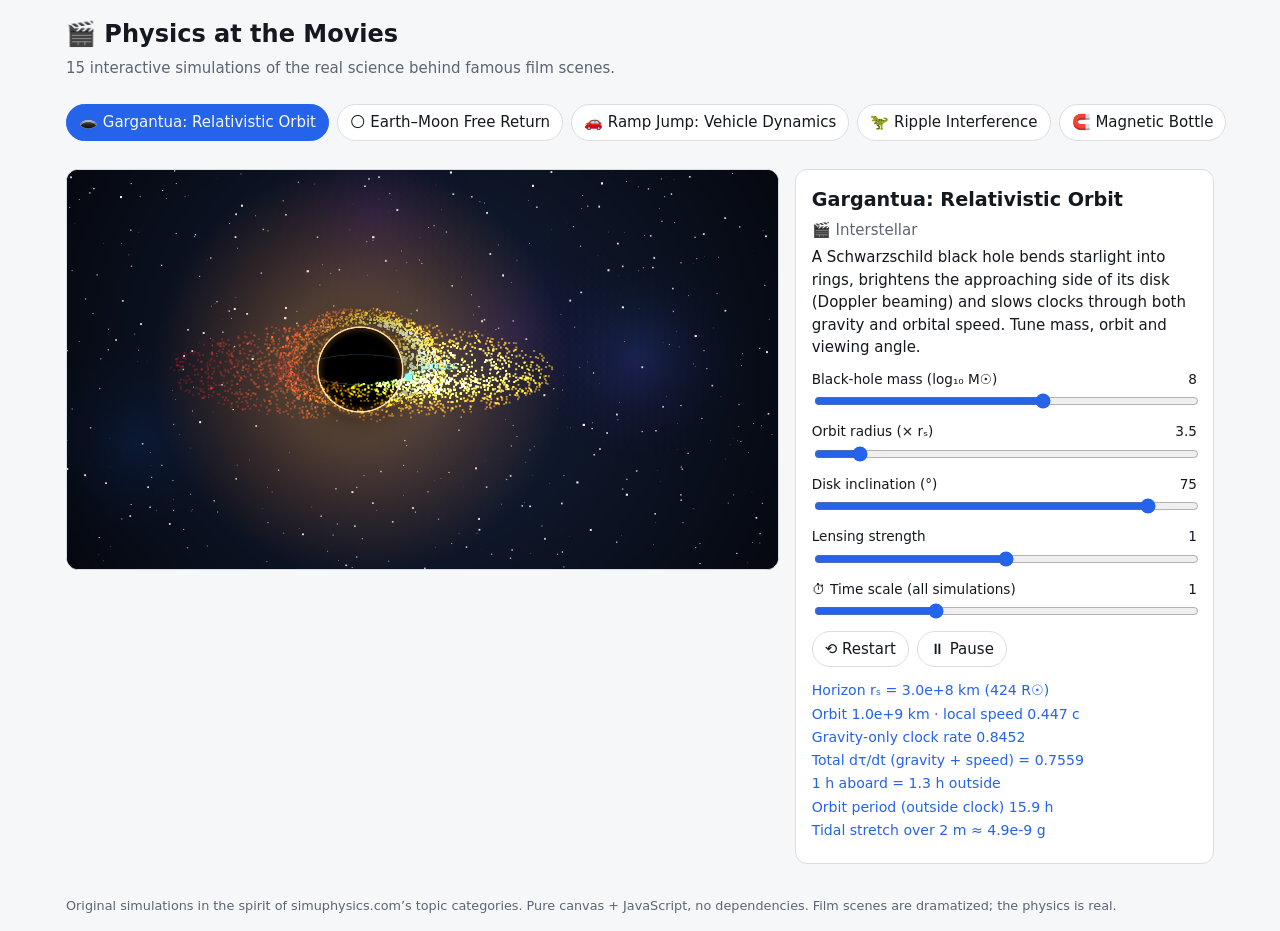
<file: physics-movie-simulations.html>
<!DOCTYPE html>
<html lang="en"><head><meta charset="utf-8">
<meta name="viewport" content="width=device-width, initial-scale=1, viewport-fit=cover">
<title>SciFiLens | Physics at the Movies</title>
<style>
:root{--bg:#f6f7f9;--fg:#14181f;--mu:#5b6573;--cd:#fff;--bd:#d9dee5;--ac:#2563eb;color-scheme:light dark;box-sizing:border-box;padding-top:env(safe-area-inset-top,0px);padding-bottom:env(safe-area-inset-bottom,0px)}
@media(prefers-color-scheme:dark){:root:not([data-theme="light"]){--bg:#0a0a0a;--fg:#e8ecf2;--mu:#98a3b3;--cd:#14171c;--bd:#262b33;--ac:#6ea8ff}}
:root[data-theme="dark"]{--bg:#0a0a0a;--fg:#e8ecf2;--mu:#98a3b3;--cd:#14171c;--bd:#262b33;--ac:#6ea8ff}
html{scroll-padding-top:env(safe-area-inset-top,0px)}
*{box-sizing:border-box}
body{margin:0;background:var(--bg);color:var(--fg);font:15px/1.5 system-ui,-apple-system,"Segoe UI",sans-serif}
header,main,footer{max-width:1180px;margin:auto;padding:16px}
h1{margin:0;font-size:1.5rem}h2{margin:0;font-size:1.2rem}p{margin:.3rem 0}.mu{color:var(--mu)}
nav{display:flex;gap:8px;overflow-x:auto;padding:4px 16px 12px;max-width:1180px;margin:auto}
button{font:inherit;color:var(--fg);background:var(--cd);border:1px solid var(--bd);border-radius:999px;padding:6px 12px;cursor:pointer;white-space:nowrap}
nav button{flex:none}button.on{background:var(--ac);color:var(--bg);border-color:var(--ac)}
main{display:grid;gap:16px;grid-template-columns:minmax(0,1fr);align-items:start}
@media(min-width:900px){main{grid-template-columns:minmax(0,1.7fr) minmax(280px,1fr)}}
canvas{width:100%;aspect-ratio:16/9;display:block;border-radius:12px;border:1px solid var(--bd);touch-action:none;background:#0b0f14}
.panel{background:var(--cd);border:1px solid var(--bd);border-radius:12px;padding:16px}
label{display:grid;grid-template-columns:1fr auto;gap:2px 8px;margin:10px 0;font-size:.85rem}
label input{grid-column:1/3;width:100%;accent-color:var(--ac)}
.row{display:flex;gap:8px;margin-top:8px}
.ro{white-space:pre-line;line-height:1.65;font-size:.88rem;color:var(--ac);min-height:8em;font-variant-numeric:tabular-nums;margin-top:12px}
footer{color:var(--mu);font-size:.8rem}
body.embedded{min-height:100vh;background:#080d18}
body.embedded header,body.embedded footer{display:none}
body.embedded nav{max-width:none;padding:10px 12px 12px}
body.embedded main{max-width:none;padding:0 12px 12px;gap:12px}
body.embedded .panel{max-height:74vh;overflow:auto}
body.embedded canvas{min-height:280px}
</style></head><body>
<header><h1>🎬 Physics at the Movies</h1><p class="mu">15 interactive simulations of the real science behind famous film scenes.</p></header>
<nav id="nav"></nav>
<main>
<canvas id="cv" width="1600" height="900"></canvas>
<section class="panel"><h2 id="ti"></h2><p id="mv" class="mu"></p><p id="ds"></p><div id="ctl"></div>
<div class="row"><button id="rb">⟲ Restart</button><button id="pb">⏸ Pause</button></div><p id="ro" class="ro"></p></section>
</main>
<footer>Original simulations in the spirit of simuphysics.com’s topic categories. Pure canvas + JavaScript, no dependencies. Film scenes are dramatized; the physics is real.</footer>
<script>
const R=Math.random,PI=Math.PI,sin=Math.sin,cos=Math.cos,sqrt=Math.sqrt,abs=Math.abs,W=800,H=450,$=s=>document.querySelector(s);
const cv=$('#cv'),g=cv.getContext('2d');g.scale(2,2);
let P,X,cur,paused=0,last=0;
const pageParams=new URLSearchParams(location.search),embedMode=pageParams.get('embed')==='1';
if(embedMode){document.documentElement.dataset.theme='dark';document.body.classList.add('embedded')}
const cl=(v,a,b)=>Math.max(a,Math.min(b,v));
const dot=(x,y,r,c)=>{g.fillStyle=g.shadowColor=c;g.shadowBlur=r*2+3;g.beginPath();g.arc(x,y,r,0,7);g.fill();g.shadowBlur=0};
const ln=(a,b,c,d,s='#8895a7',w=1)=>{g.strokeStyle=s;g.lineWidth=w;g.beginPath();g.moveTo(a,b);g.lineTo(c,d);g.stroke()};
const tx=(s,x,y,c='#cfd8e3',a='left')=>{g.fillStyle=c;g.textAlign=a;g.font='13px system-ui,sans-serif';g.fillText(s,x,y)};
const poly=(a,c,w=2,o=[0,0])=>{if(a.length<2)return;g.strokeStyle=g.shadowColor=c;g.shadowBlur=7;g.lineWidth=w;g.beginPath();a.forEach((p,i)=>i?g.lineTo(p[0]+o[0],p[1]+o[1]):g.moveTo(p[0]+o[0],p[1]+o[1]));g.stroke();g.shadowBlur=0};
const fmt=n=>n>=1e5?n.toExponential(1):n>=100?n.toFixed(0):n>=1?n.toFixed(1):n.toFixed(2);
const reset=()=>{X={};cur.i&&cur.i()};
const clk=(x,y,a,l)=>{g.strokeStyle='#cfd8e3';g.lineWidth=2;g.beginPath();g.arc(x,y,36,0,7);g.stroke();ln(x,y,x+30*sin(a),y-30*cos(a),'#ff9f43',3);tx(l,x,y+58,'#98a3b3','center')};

const S=[
{n:'Gravitational Time Dilation',m:'Interstellar',e:'🕳️',d:'Near a black hole, clocks tick slower: dτ = dt·√(1 − rₛ/r). On Miller’s planet an hour cost seven years back home. Slide closer to the horizon.',
p:[['q','Closeness to horizon',0,11,4,.1]],
f(dt){X.t=(X.t||0)+dt;const r=1+10**(.6-P.q),k=sqrt(1-1/r),nx=170+50*r;
 dot(100,225,50,'#000');g.strokeStyle='#ffb84d';g.lineWidth=5;g.beginPath();g.ellipse(100,225,92,20,-.3,0,7);g.stroke();
 clk(nx,225,X.t*k*2.2,'Near the hole');clk(690,225,X.t*2.2,'Far away');
 const t=1/k;return `1 hour near the hole = ${t<1e3?fmt(t)+' hours':fmt(t/8766)+' years'} far away`}},

{n:'Orbital Mechanics',m:'Apollo 13 / Gravity',e:'🛰️',d:'Gravity bends a spacecraft’s path into a conic section. Too slow and you re-enter; just right and you orbit; too fast and you escape.',
p:[['v','Burn speed (× circular)',.3,1.5,.85,.01]],rs:1,
i(){X={x:150,y:0,vx:0,vy:P.v*60,tr:[]}},
f(dt){const s=X,GM=540000;if(!s.end){for(let k=0;k<20;k++){const h=dt/20,r2=s.x*s.x+s.y*s.y,a=-GM/(r2*sqrt(r2));s.vx+=a*s.x*h;s.vy+=a*s.y*h;s.x+=s.vx*h;s.y+=s.vy*h}
 s.tr.push([s.x,s.y]);if(s.tr.length>600)s.tr.shift();const r=sqrt(s.x*s.x+s.y*s.y);
 if(r<22)s.end='💥 Re-entry: the burn was too weak';if(r>560)s.end='🚀 Escaped to deep space'}
 dot(400,225,22,'#2d6cdf');poly(s.tr,'#ffb84d88',1.5,[400,225]);dot(400+s.x,225+s.y,4,'#fff');
 return s.end||`Altitude ${fmt(sqrt(s.x*s.x+s.y*s.y)-22)} · speed ${fmt(sqrt(s.vx*s.vx+s.vy*s.vy))} (circular = 60)`}},

{n:'Ramp Jump Projectile',m:'Fast & Furious',e:'🚗',d:'A car leaves the ramp as a projectile. Range depends on speed and angle (R = v²·sin2θ / g); air drag shortens it. Clear the gap to the far platform.',
p:[['v','Launch speed (m/s)',10,50,38,1],['a','Ramp angle (°)',0,45,20,1],['k','Air drag',0,.02,0,.002]],rs:1,
i(){const a=P.a*PI/180;X={x:0,y:0,vx:P.v*cos(a),vy:P.v*sin(a),tr:[]}},
f(dt){const s=X,sc=6,gx=40,gy=380;
 if(!s.end){for(let k=0;k<4;k++){const h=dt/4,v=sqrt(s.vx*s.vx+s.vy*s.vy);s.vx-=P.k*v*s.vx*h;s.vy-=(9.8+P.k*v*s.vy)*h;s.x+=s.vx*h;s.y+=s.vy*h;
  if(s.y<=0&&s.vy<0){s.end=s.x>=70&&s.x<=125?`✅ Clean landing at ${s.x|0} m`:s.x<70?`💦 Fell short at ${s.x|0} m`:`💨 Overshot at ${s.x|0} m`;break}}
  s.tr.push([s.x,s.y])}
 g.fillStyle='#1e4f7a';g.fillRect(0,400,W,50);g.fillStyle='#4a5565';g.fillRect(0,gy,gx,70);g.fillRect(gx+70*sc,gy,55*sc,70);
 s.tr.forEach(p=>dot(gx+p[0]*sc,gy-p[1]*sc,1.5,'#ffb84d'));g.fillStyle='#e23d3d';g.fillRect(gx+s.x*sc-9,gy-s.y*sc-9,18,8);
 return s.end||`Distance ${s.x|0} m · height ${fmt(s.y)} m`}},

{n:'Ripple Interference',m:'Jurassic Park',e:'🦖',d:'The T. rex footsteps shake the water in the cup. Two wave sources interfere constructively and destructively. Click or drag the water to add a footstep.',
p:[['f','Frequency',.15,.5,.3,.01],['s','Source spacing',3,20,10,1]],
i(){X={u:new Float32Array(5600),v:new Float32Array(5600),s:0}},
q(x,y){X.u[cl(y/8|0,1,54)*100+cl(x/8|0,1,98)]=5},
f(dt){const{u,v}=X;for(let n=0;n<(dt?3:0);n++){X.s++;for(let y=1;y<55;y++)for(let x=1;x<99;x++){const k=y*100+x;v[k]+=.25*(u[k-1]+u[k+1]+u[k-100]+u[k+100]-4*u[k])}
 for(let k=0;k<5600;k++){v[k]*=.995;u[k]+=v[k]}const a=2*sin(X.s*P.f);u[(28-P.s)*100+15]=a;u[(28+P.s)*100+15]=a}
 for(let y=0;y<56;y++)for(let x=0;x<100;x++){g.fillStyle=`hsl(205 85% ${cl(30+u[y*100+x]*18,4,92)}%)`;g.fillRect(x*8,y*8,8.5,8.5)}
 dot(124,(28-P.s)*8+4,4,'#ffb84d');dot(124,(28+P.s)*8+4,4,'#ffb84d');return `Wavelength ≈ ${fmt(.5*2*PI/P.f)} cells · click to splash`}},

{n:'Charged Particle in a Magnetic Field',m:'Iron Man (arc reactor)',e:'⚛️',d:'Magnetic fields bend moving charges into circles (r = mv/qB). Add an electric field and the orbit drifts sideways (E×B drift), the principle behind tokamak reactors.',
p:[['B','Magnetic field B',.2,3,1,.05],['v','Particle speed',40,200,100,5],['E','Electric field E',0,1.5,0,.05]],rs:1,
i(){X={x:400,y:225,vx:P.v,vy:0,tr:[]}},
f(dt){const s=X;for(let k=0;k<8;k++){const h=dt/8,c=cos(P.B*h),n=sin(P.B*h),a=s.vx*c+s.vy*n;s.vy=-s.vx*n+s.vy*c;s.vx=a;s.vy+=P.E*50*h;s.x+=s.vx*h;s.y+=s.vy*h}
 s.tr.push([s.x,s.y]);if(s.tr.length>700)s.tr.shift();
 for(let a=40;a<800;a+=80)for(let b=40;b<450;b+=80)tx('×',a,b,'#2a3a55','center');
 poly(s.tr,'#5ee7ff',2);dot(s.x,s.y,5,'#fff');if(s.x<-20||s.x>820||s.y<-20||s.y>470){reset();return}
 return `Larmor radius r = mv/qB ≈ ${fmt(P.v/P.B)} px · drift speed E/B ≈ ${fmt(50*P.E/P.B)}`}},

{n:'Electric Field Lines',m:'Thor / Spider-Man 2 (Electro)',e:'⚡',d:'Field lines leave positive charges and enter negative ones. Like charges repel, opposites attract with F ∝ q₁q₂/d². Change the charges and spacing.',
p:[['a','Charge 1',-3,3,2,1],['b','Charge 2',-3,3,-2,1],['d','Separation',60,300,200,10]],
f(dt){X.t=(X.t||0)+dt;const d=P.d,cs=[[400-d/2,225,P.a],[400+d/2,225,P.b]];g.setLineDash([7,6]);
 cs.forEach(([cx,cy,q])=>{if(!q)return;const sg=q>0?1:-1,N=Math.round(abs(q)*8);
  for(let i=0;i<N;i++){let x=cx+12*cos(2*PI*i/N+.3),y=cy+12*sin(2*PI*i/N+.3);const pts=[[x,y]];
   for(let k=0;k<260;k++){let ex=0,ey=0;for(const c of cs){const dx=x-c[0],dy=y-c[1],r2=dx*dx+dy*dy+1,r3=r2*sqrt(r2);ex+=c[2]*dx/r3;ey+=c[2]*dy/r3}
    const m=sqrt(ex*ex+ey*ey)||1;x+=sg*5*ex/m;y+=sg*5*ey/m;pts.push([x,y]);
    if(x<0||x>W||y<0||y>H||cs.some(c=>c[2]&&(x-c[0])**2+(y-c[1])**2<100))break}
   g.lineDashOffset=-X.t*30*sg;poly(pts,q>0?'#ff7b7b':'#6fb3ff',1.6)}});
 g.setLineDash([]);cs.forEach(([cx,cy,q])=>{if(q){dot(cx,cy,10,q>0?'#e23d3d':'#2b6cd7');tx(q>0?'+':'−',cx,cy+5,'#fff','center')}});
 return P.a*P.b>0?'Like charges: they repel':P.a*P.b<0?'Opposite charges: they attract':'Only one charge active'}},

{n:'The Square–Cube Law',m:'Ant-Man',e:'🐜',d:'Strength grows with cross-section (size²) but weight grows with volume (size³). Shrink and you get relatively stronger, which is why ants lift many times their weight.',
p:[['x','Height (log₁₀ metres)',-2.5,.5,.26,.01]],
f(){const h=10**P.x,s=h/1.8,hp=30+(P.x+2.5)*115,fx=130,fy=400,ink='#cfd8e3';
 dot(fx,fy-hp,hp*.08+3,'#e23d3d');ln(fx,fy-hp*.9,fx,fy-hp*.45,ink,3);ln(fx,fy-hp*.45,fx-hp*.15,fy,ink,3);ln(fx,fy-hp*.45,fx+hp*.15,fy,ink,3);ln(fx-hp*.2,fy-hp*.7,fx+hp*.2,fy-hp*.7,ink,3);ln(0,fy,260,fy,'#4a5565',2);
 ln(560,95,560,380,'#8895a7');tx('human size = ×1',560,85,'#98a3b3','center');
 [['Strength (∝ size²)',s**2,'#6fe27f'],['Weight (∝ size³)',s**3,'#ff7b7b'],['Strength ÷ weight (∝ 1/size)',1/s,'#ffb84d']].forEach(([l,v,c],i)=>{const y=125+i*85,w=60*Math.log10(v);tx(l,380,y-10,'#98a3b3');g.fillStyle=c;g.fillRect(560,y,w,26);tx('×'+fmt(v),w>0?570+w:568,y+18,'#fff')});
 const sz=h<.01?fmt(h*1e3)+' mm':h<1?fmt(h*100)+' cm':fmt(h)+' m';return `${sz} tall · lifts ${fmt(1/s)}× its own weight (log scale)`}},

{n:'Doppler Effect & Sonic Boom',m:'Top Gun: Maverick',e:'✈️',d:'Waves bunch up in front of a moving source (Doppler). At Mach 1 they pile into a shock wave; above it they form a cone with sin μ = 1/Mach: the sonic boom.',
p:[['m','Mach number',0,3,.8,.05]],
i(){X={x:60,w:[],e:0}},
f(dt){const s=X,c=100,M=P.m;s.x+=M*c*dt;s.e+=dt;if(s.e>.1){s.e=0;s.w.push([s.x,0])}
 s.w.forEach(w=>w[1]+=dt);s.w=s.w.filter(w=>w[1]*c<700);if(s.x>W+30){s.x=-30;s.w=[]}
 s.w.forEach(([x,a])=>{g.strokeStyle='#6fb3ff99';g.lineWidth=1;g.beginPath();g.arc(x,225,a*c,0,7);g.stroke()});
 let r='Subsonic: waves bunch up ahead (higher pitch in front, lower behind)';
 if(M>=1){const m=Math.asin(1/M);ln(s.x,225,s.x-700*cos(m),225-700*sin(m),'#ffb84d',2);ln(s.x,225,s.x-700*cos(m),225+700*sin(m),'#ffb84d',2);r=`💥 Mach cone half-angle ${(m*180/PI).toFixed(1)}° · sonic boom`}
 dot(s.x,225,6,'#fff');return r}},

{n:'Artificial Gravity',m:'2001: A Space Odyssey',e:'🌀',d:'A spinning station presses crew against the rim with centripetal acceleration a = ω²r. Tune radius and spin rate until it feels like 1 g.',
p:[['R','Radius (m)',50,1000,224,1],['r','Spin (rpm)',.5,6,2,.1]],
f(dt){const w=2*PI*P.r/60,gg=w*w*P.R/9.8;X.a=(X.a||0)+w*dt*3;
 g.strokeStyle='#5b6b82';g.lineWidth=26;g.beginPath();g.arc(300,225,150,0,7);g.stroke();
 for(let k=0;k<3;k++){const a=X.a+k*2*PI/3;ln(300,225,300+150*cos(a),225+150*sin(a),'#5b6b82',4)}
 dot(300,225,16,'#8895a7');const a=X.a+.8;ln(300+137*cos(a),225+137*sin(a),300+107*cos(a),225+107*sin(a),'#ff9f43',5);dot(300+100*cos(a),225+100*sin(a),6,'#ff9f43');
 tx('Gravity felt',620,120,'#98a3b3','center');g.fillStyle='#262b33';g.fillRect(600,140,40,230);const h=Math.min(gg,2)/2*230;
 g.fillStyle=gg<.8?'#ffb84d':gg>1.3?'#ff7b7b':'#6fe27f';g.fillRect(600,370-h,40,h);ln(590,255,650,255,'#fff',2);tx('1 g',660,259);
 return `${fmt(gg)} g at the rim · ω = ${w.toFixed(2)} rad/s`+(P.r>4?' · ⚠️ dizzying Coriolis effect':'')}},

{n:'Buoyancy & Sinking',m:'Titanic',e:'🚢',d:'Archimedes: a hull floats while its average density is below water’s. Flooded compartments raise the average density until the ship goes under.',
p:[['d','Average density (water = 1)',.2,1.4,.5,.01]],rs:1,
i(){X={y:30,v:0}},
f(dt){const s=X,d=P.d;for(let k=0;k<4;k++){const h=dt/4,sb=cl((s.y+90-250)/90,0,1);s.v+=300*(1-sb/d)*h;s.v*=1-2.5*h;s.y+=s.v*h;if(s.y>350){s.y=350;s.v=0}}
 g.fillStyle='#dbe7f3';g.beginPath();g.moveTo(600,250);g.lineTo(660,150);g.lineTo(730,250);g.fill();
 g.fillStyle=d>1?'#7a2e2e':'#c9d3df';g.fillRect(280,s.y,240,90);tx('TITANIC',400,s.y+52,'#0b0f14','center');
 g.fillStyle='#1e5fa066';g.fillRect(0,250,W,200);ln(0,250,W,250,'#6fb3ff',2);
 return `Average density ${d.toFixed(2)} × water: `+(d<1?`floats, ${d*100|0}% submerged`:'sinks. Flooding raised the density')}},

{n:'Asteroid Impact Energy',m:'Armageddon',e:'☄️',d:'Impact energy E = ½mv² grows with the cube of diameter and the square of speed. Compare it with nuclear bombs and the dinosaur-killing impact.',
p:[['x','Diameter (log₁₀ metres)',1,4,2.7,.05],['v','Speed (km/s)',5,70,20,1]],
f(dt){X.t=((X.t||0)+dt)%4.5;const t=X.t,x=P.x,d=10**x,m=3000*PI/6*d**3,Mt=.5*m*(P.v*1e3)**2/4.184e15;
 g.fillStyle='#1b3a66';g.beginPath();g.arc(400,1100,740,0,7);g.fill();
 if(t<2){const k=t/2,ax=60+340*k,ay=30+330*k;ln(ax,ay,ax-50,ay-50,'#ffb84d99',4+x);dot(ax,ay,3+x*2.5,'#c9a27a')}
 else{const e=t-2;g.globalAlpha=cl(1-e/2.5,0,1);dot(400,350,10+x*14*Math.min(e*2,1),'#ffb84d');g.strokeStyle='#fff';g.lineWidth=3;g.beginPath();g.arc(400,360,e*(70+x*40),0,7);g.stroke();g.globalAlpha=1}
 return `Diameter ${fmt(d)} m · energy ${fmt(Mt)} Mt TNT ≈ ${fmt(Mt/.015)} Hiroshima bombs (dinosaur-killer ≈ 10⁸ Mt)`}},

{n:'Double-Slit Experiment',m:'Ant-Man: Quantum Realm',e:'🌌',d:'Single particles build an interference pattern, as if each passed through both slits. Watch which slit it uses and the pattern disappears.',
p:[['l','Wavelength (nm)',400,700,550,10],['d','Slit separation (µm)',2,10,5,.5],['w','Which-slit detector (0 off, 1 on)',0,1,0,1]],rs:1,
i(){X={b:new Array(150).fill(0),n:0}},
f(dt){const s=X,e=P.l/1e3,I=y=>{const A=PI*P.d*y/e,B=PI*y/e;return(P.w?1:cos(A)**2)*(B?(sin(B)/B)**2:1)};
 if(dt)for(let k=0;k<80;k++){const y=R()*2-1;if(R()<I(y)){s.b[cl((y+1)*75|0,0,149)]++;s.n++}}
 const mx=Math.max(1,...s.b),y1=225-P.d*8,y2=225+P.d*8;dot(50,225,6,'#ffb84d');
 g.fillStyle='#8895a7';g.fillRect(247,0,6,y1-4);g.fillRect(247,y1+4,6,y2-y1-8);g.fillRect(247,y2+4,6,450-y2-4);
 ln(50,225,250,y1,'#ffb84d66');ln(50,225,250,y2,'#ffb84d66');for(let j=0;j<5;j++){ln(250,y1,560,40+j*90,'#6fb3ff2a');ln(250,y2,560,40+j*90,'#6fb3ff2a')}
 ln(560,0,560,450,'#cfd8e3');s.b.forEach((c,j)=>{g.fillStyle='#6fe27f';g.fillRect(562,j*3,c/mx*210,2.6)});
 poly(Array.from({length:150},(_,j)=>[562+I((j+.5)/75-1)*210,j*3+1]),'#ffffff66',1);
 return `${s.n} particles detected · `+(P.w?'watched: no interference, particles act like bullets':'unwatched: wave interference fringes')}},

{n:'Nuclear Chain Reaction',m:'Oppenheimer',e:'☢️',d:'Each fission releases 2–3 neutrons that can split more nuclei. If more than one survives per fission the reaction runs away. Insert control rods to tame it.',
p:[['e','Enrichment (% fissile)',5,100,60,5],['c','Control rods inserted (%)',0,100,0,5]],rs:1,
i(){X={a:[],n:[{x:30,y:225,vx:260,vy:40}],f:0};for(let k=0;k<150;k++)X.a.push({x:50+R()*700,y:15+R()*420,u:R()*100<P.e,d:0})},
f(dt){const s=X;
 for(let i=s.n.length-1;i>=0;i--){const n=s.n[i];n.x+=n.vx*dt;n.y+=n.vy*dt;if(n.x<0||n.x>W)n.vx*=-1;if(n.y<0||n.y>H)n.vy*=-1;
  if(dt&&R()<P.c/100*.1){s.n.splice(i,1);continue}
  for(const a of s.a)if(a.u&&!a.d&&(a.x-n.x)**2+(a.y-n.y)**2<64){a.d=1;s.f++;s.n.splice(i,1);for(let k=0,m=2+(R()<.5);k<m;k++){const t=R()*7;if(s.n.length<500)s.n.push({x:a.x,y:a.y,vx:260*cos(t),vy:260*sin(t)})}break}}
 g.fillStyle='#6b7280';[150,310,470,630].forEach(x=>g.fillRect(x,0,8,P.c*4.2));
 s.a.forEach(a=>dot(a.x,a.y,a.u?5:3.5,a.d?'#ff7b4d':a.u?'#6fe27f':'#5b6b82'));s.n.forEach(n=>dot(n.x,n.y,2.2,'#fff'));
 const F=s.a.filter(a=>a.u).length;return `Neutrons ${s.n.length} · fissions ${s.f}/${F}`+(s.n.length?'':' · chain reaction ended (subcritical)')+(s.f>F*.5?' · 💥 runaway!':'')}},

{n:'Swinging Pendulum',m:'Spider-Man',e:'🕷️',d:'A web-swing is a pendulum: θ″ = −(g/L)·sinθ. The fastest speed and highest web tension occur at the bottom of the arc.',
p:[['L','Web length (m)',5,35,25,1],['a','Release angle (°)',10,85,60,1],['b','Air drag',0,.3,.02,.01]],rs:1,
i(){X={t:P.a*PI/180,w:0,tr:[]}},
f(dt){const s=X,L=P.L;for(let k=0;k<10;k++){const h=dt/10;s.w+=(-9.8/L*sin(s.t)-P.b*s.w)*h;s.t+=s.w*h}
 const x=400+L*9*sin(s.t),y=30+L*9*cos(s.t);if(dt)s.tr.push([x,y]);if(s.tr.length>150)s.tr.shift();
 g.fillStyle='#3b4452';g.fillRect(330,0,140,30);poly(s.tr,'#ffffff44',2);ln(400,30,x,y,'#e8ecf2',1.5);dot(x,y,9,'#e23d3d');dot(x,y-2,4,'#2b5bd7');
 const v=L*abs(s.w);return `Speed ${fmt(v)} m/s · web tension ${fmt(cos(s.t)+v*v/(9.8*L))}× body weight`}},

{n:'Heat Diffusion',m:'The Day After Tomorrow',e:'❄️',d:'Heat flows from hot to cold: ∂T/∂t = α∇²T, so the flash-freeze front spreads inward from the cold edges. Click or drag to paint hot or cold.',
p:[['k','Conductivity',.05,.24,.2,.01],['m','Brush (0 cold ❄️, 1 hot 🔥)',0,1,0,1]],
i(){const A=new Float32Array(3600).fill(.5);for(let y=0;y<45;y++)for(let x=0;x<80;x++){if(!x||!y||x==79||y==44)A[y*80+x]=0;else if((x-40)**2+(y-22)**2<64)A[y*80+x]=1}X={T:A,N:A.slice()}},
q(x,y){const cx=x/10|0,cy=y/10|0;for(let a=-3;a<=3;a++)for(let b=-3;b<=3;b++){const i=cx+a,j=cy+b;if(a*a+b*b<=10&&i>0&&i<79&&j>0&&j<44)X.T[j*80+i]=P.m}},
f(dt){const s=X;for(let n=0;n<(dt?2:0);n++){const{T,N}=s;for(let y=1;y<44;y++)for(let x=1;x<79;x++){const k=y*80+x;N[k]=T[k]+P.k*(T[k-1]+T[k+1]+T[k-80]+T[k+80]-4*T[k])}s.T=N;s.N=T}
 for(let y=0;y<45;y++)for(let x=0;x<80;x++){const v=cl(s.T[y*80+x],0,1);g.fillStyle=`hsl(${230-v*230} 85% ${22+v*34}%)`;g.fillRect(x*10,y*10,10.5,10.5)}
 return `Painting ${P.m?'🔥 heat':'❄️ cold'} · the frozen edges stay at the minimum`}}
];

let TS=1;const BG=document.createElement('canvas');BG.width=1600;BG.height=900;{const b=BG.getContext('2d'),r=b.createRadialGradient(800,450,50,800,450,1000);r.addColorStop(0,'#14203a');r.addColorStop(1,'#04060c');b.fillStyle=r;b.fillRect(0,0,1600,900);
for(let i=0;i<5;i++){const x=R()*1600,y=R()*900,n=b.createRadialGradient(x,y,0,x,y,280);n.addColorStop(0,`hsla(${200+R()*120},80%,50%,.12)`);n.addColorStop(1,'transparent');b.fillStyle=n;b.fillRect(0,0,1600,900)}
for(let i=0;i<260;i++){b.fillStyle=`rgba(255,255,255,${.15+R()*.7})`;b.beginPath();b.arc(R()*1600,R()*900,R()*1.6+.3,0,7);b.fill()}}
const fx=n=>n<.01?n.toExponential(1):fmt(n);

S[0]={n:'Gargantua: Relativistic Orbit',m:'Interstellar',e:'🕳️',d:'A Schwarzschild black hole bends starlight into rings, brightens the approaching side of its disk (Doppler beaming) and slows clocks through both gravity and orbital speed. Tune mass, orbit and viewing angle.',
p:[['M','Black-hole mass (log₁₀ M☉)',5,10,8,.1],['o','Orbit radius (× rₛ)',1.6,20,3.5,.05],['i','Disk inclination (°)',0,85,75,1],['l','Lensing strength',0,2,1,.05]],
i(){X={t:0,s:[],k:[]};for(let i=0;i<260;i++)X.s.push([R()*800,R()*450,R()]);for(let i=0;i<2400;i++)X.k.push([3+R()*9,R()*7,R()])},
f(dt){const s=X,rs=2.95*10**P.M,o=P.o,inc=P.i*PI/180,ci=cos(inc),si=sin(inc),cx=330,cy=225,sc=18,sh=2.6*sc,E=P.l*45;s.t+=dt;
 s.s.forEach(([x,y,b])=>{const dx=x-cx,dy=y-cy,r=sqrt(dx*dx+dy*dy)+1,q=sqrt(r*r+4*E*E),a=(r+q)/2/r,c=(q-r)/2/r;g.fillStyle='#fff';g.globalAlpha=.3+b*.7;g.fillRect(cx+dx*a,cy+dy*a,1+b*1.4,1+b*1.4);g.globalAlpha*=.5;g.fillRect(cx-dx*c,cy-dy*c,1.2,1.2)});g.globalAlpha=1;
 const pt=pass=>{g.globalCompositeOperation='lighter';s.k.forEach(([d,p0,jt])=>{const ph=p0+s.t*2.2*d**-1.5,sn=sin(ph);if((sn>=0)!=!!pass)return;const Rr=d*sc,b=1/sqrt(2*(d-1)),dop=1+1.6*b*cos(ph)*si,br=Math.min(1,dop**3*.5*(1.25-(d-3)/10));
  g.fillStyle=`hsla(${22+(12-d)*4+(dop-1)*70},100%,${30+br*40}%,${.3+br*.6})`;g.fillRect(cx+Rr*cos(ph),cy+Rr*sn*ci+jt*2,2.2,2.2);
  if(!pass){const ra=sh+Rr*.12;g.fillRect(cx+ra*1.3*cos(ph),cy-ra*abs(sn)*(.4+.6*si)+jt,1.8,1.8);g.fillRect(cx+ra*1.3*cos(ph),cy+ra*abs(sn)*(.3+.3*si)+jt,1.4,1.4)}});g.globalCompositeOperation='source-over'};
 const gl=g.createRadialGradient(cx,cy,sh,cx,cy,sh*5);gl.addColorStop(0,'rgba(255,170,70,.35)');gl.addColorStop(1,'rgba(255,120,40,0)');g.fillStyle=gl;g.fillRect(0,0,W,H);pt(0);dot(cx,cy,sh,'#000');g.strokeStyle='#ffd9a0';g.lineWidth=1.6;g.shadowColor='#ffa94d';g.shadowBlur=16;g.beginPath();g.arc(cx,cy,sh+1,0,7);g.stroke();g.shadowBlur=0;pt(1);
 const ps=s.t*2.2*o**-1.5,sx=cx+o*sc*cos(ps),sy=cy+o*sc*sin(ps)*ci;g.strokeStyle='#6fe2ff33';g.lineWidth=1;g.beginPath();g.ellipse(cx,cy,o*sc,o*sc*ci+.5,0,0,7);g.stroke();dot(sx,sy,4,'#8ff');tx('Ranger',sx+8,sy-8,'#8ff');
 const f=sqrt(Math.max(0,1-1.5/o)),Om=299792/rs*sqrt(1/(2*o**3)),T=2*PI/Om;
 return `Horizon rₛ = ${fx(rs)} km (${fx(rs/6.96e5)} R☉)\nOrbit ${fx(o*rs)} km · local speed ${(1/sqrt(2*(o-1))).toFixed(3)} c\nGravity-only clock rate ${sqrt(1-1/o).toFixed(4)}\nTotal dτ/dt (gravity + speed) = ${f.toFixed(4)}\n1 h aboard = ${f?fx(1/f)+' h':'∞'} outside\nOrbit period (outside clock) ${T<7200?fx(T/60)+' min':fx(T/3600)+' h'}\nTidal stretch over 2 m ≈ ${fx(4*Om*Om/9.81)} g`+(o<3?'\n⚠️ Inside the last stable orbit (3 rₛ): thrust required':'')}};

S[1]={n:'Earth–Moon Free Return',m:'Apollo 13 / Gravity',e:'🌕',d:'A restricted three-body flight: Earth and Moon both pull on the ship while a finite-thrust burn (Tsiolkovsky rocket equation) sends it translunar. Tune Δv, burn timing, angle and the Moon’s phase to find a flyby, a capture or a crash.',
p:[['dv','Trans-lunar burn Δv (km/s)',2.5,3.6,3.12,.01],['ph','Moon position at launch (°)',0,360,113,1],['bs','Burn start (° along parking orbit)',0,360,343,1],['ac','Engine acceleration (m/s²)',2,30,6,.5],['is','Engine Isp (s)',250,450,350,5],['an','Burn angle off prograde (°)',-30,30,0,1]],rs:1,
i(){X={x:1.047,y:0,vx:0,vy:.977,t:0,b:0,u:0,tr:[],md:1e9,end:''}},
f(dt){const s=X,D=60.3,F=r=>12+3.4*(r-1),mp=t=>{const a=P.ph*PI/180+.0021*t;return[D*cos(a),D*sin(a)]};
 if(!s.end){const ac=(x,y,vx,vy,t,th)=>{const[mx,my]=mp(t),r=sqrt(x*x+y*y),dx=mx-x,dy=my-y,dm=sqrt(dx*dx+dy*dy),c1=1/(r*r*r),c2=.0123/(dm*dm*dm),c3=.0123/(D*D*D);let ax=-x*c1+dx*c2-mx*c3,ay=-y*c1+dy*c2-my*c3;if(th){const v=sqrt(vx*vx+vy*vy)||1,A=P.ac/9.798,q=P.an*PI/180,ux=vx/v,uy=vy/v;ax+=A*(ux*cos(q)-uy*sin(q));ay+=A*(ux*sin(q)+uy*cos(q))}return[ax,ay,r,dm]};
  const hs=.0015;s.acc=(s.acc||0)+dt*12;let nn=0;
  while(s.acc>=hs&&nn++<3000&&!s.end){s.acc-=hs;const ang=(Math.atan2(s.y,s.x)*180/PI+360)%360;if(s.b==0&&s.t>.5&&ang>=P.bs)s.b=1;
   const th=s.b==1,[a0x,a0y]=ac(s.x,s.y,s.vx,s.vy,s.t,th),qx=s.vx+a0x*hs/2,qy=s.vy+a0y*hs/2;s.x+=qx*hs;s.y+=qy*hs;s.t+=hs;
   const[a1x,a1y,r,dm]=ac(s.x,s.y,qx,qy,s.t,th);s.vx=qx+a1x*hs/2;s.vy=qy+a1y*hs/2;
   if(th){s.u+=P.ac/9.798*hs;if(s.u>=P.dv/7.905)s.b=2}s.md=Math.min(s.md,dm);
   if(s.t-(s.tl||0)>.25){s.tl=s.t;s.tr.push([s.x,s.y]);if(s.tr.length>4000)s.tr.shift()}
   if(r<1){s.end=s.md*6378<150000?`🌍 Free return! Looped the Moon (closest ${(s.md*6378/1e3).toFixed(0)},000 km) and re-entered at ${(sqrt(s.vx*s.vx+s.vy*s.vy)*7.905).toFixed(1)} km/s`:'🌍 Re-entry: the path dipped into the atmosphere'}
   else if(dm<.273)s.end='💥 Lunar impact';else if(r>90)s.end='🚀 Lost to deep space'}}
 const[mx,my]=mp(s.t),P2=(x,y)=>{const r=sqrt(x*x+y*y)||1,k=F(r)/r;return[400+x*k,225-y*k]};
 g.strokeStyle='#ffffff18';g.lineWidth=1;g.beginPath();g.arc(400,225,F(D),0,7);g.stroke();
 const q=g.createRadialGradient(396,221,2,400,225,12);q.addColorStop(0,'#7fd0ff');q.addColorStop(.7,'#1d63c9');q.addColorStop(1,'#08224a');g.shadowColor='#4aa8ff';g.shadowBlur=24;g.fillStyle=q;g.beginPath();g.arc(400,225,11,0,7);g.fill();g.shadowBlur=0;
 const[m2x,m2y]=P2(mx,my);dot(m2x,m2y,5,'#d4d8df');tx('Moon',m2x+9,m2y+4,'#98a3b3');poly(s.tr.map(p=>P2(p[0],p[1])),'#ffd27a',1.6);
 const[sx,sy]=P2(s.x,s.y),v=sqrt(s.vx*s.vx+s.vy*s.vy);if(s.b==1)ln(sx,sy,sx-16*s.vx/v,sy+16*s.vy/v,'#ffa43a',4);dot(sx,sy,3.5,'#fff');tx('Odyssey',sx+8,sy-8,'#fff');
 const r=sqrt(s.x*s.x+s.y*s.y),dm=sqrt((mx-s.x)**2+(my-s.y)**2);
 return (s.end?s.end+'\n':'')+`Mission time ${(s.t*806.8/86400).toFixed(2)} days\nAltitude ${fx((r-1)*6378)} km · speed ${(v*7.905).toFixed(2)} km/s\nMoon distance ${fx(dm*6378)} km (closest ${fx(s.md*6378)} km)\nΔv used ${(s.u*7.905).toFixed(2)} / ${P.dv} km/s · propellant ${((1-Math.exp(-s.u*7905/(P.is*9.81)))*100).toFixed(0)}% of liftoff mass\nPhase: ${s.b==0?'parking orbit':s.b==1?'🔥 trans-lunar burn':'coasting'}`}};

S[11]={n:'Electron Interference',m:'Ant-Man: Quantum Realm',e:'🌌',d:'N-slit interference of electrons with a real de Broglie wavelength λ = h/√(2meV). Fringes come from the slit spacing, the envelope from the slit width. Switch on the which-slit detector and the fringes vanish.',
p:[['V','Electron energy (eV)',50,3000,150,10],['d','Slit spacing (nm)',200,2000,600,20],['a','Slit width (nm)',40,400,100,10],['N','Number of slits',1,6,2,1],['L','Screen distance (m)',.1,2,.5,.05],['w','Which-slit detector (0 off / 1 on)',0,1,0,1]],rs:1,
i(){X={p:[],n:0,t:0}},
f(dt){const s=X,lam=1.2264/sqrt(P.V),N=P.N,I=y=>{const sn=y*1e-3/P.L,A=PI*P.d*sn/lam,B=PI*P.a*sn/lam,env=B?(sin(B)/B)**2:1,sa=sin(A);return env*(P.w||abs(sa)<1e-9?1:(sin(N*A)/(N*sa))**2)};
 s.t+=dt;if(dt)for(let k=0;k<70;k++){const y=R()*2-1;if(R()<I(y)){s.p.push(y);s.n++}}while(s.p.length>5000)s.p.shift();
 const sp=12+P.d/50,ws=2+P.a/40,ys=[];for(let i=0;i<N;i++)ys.push(225+(i-(N-1)/2)*sp);
 dot(40,225,7,'#7cf');ln(40,225,250,225,'#78c8ff40',3);
 g.fillStyle='#59657a';let pv=0;ys.forEach(y=>{g.fillRect(247,pv,6,Math.max(0,y-ws/2-pv));pv=y+ws/2});g.fillRect(247,pv,6,450-pv);
 g.strokeStyle='#6fb3ff2a';g.lineWidth=1;ys.forEach(y=>{for(let k=0;k<14;k++){g.beginPath();g.arc(250,y,(s.t*30)%14+14*k,-PI/2,PI/2);g.stroke()}});
 g.fillStyle='#05080f';g.fillRect(560,0,240,450);for(let y=0;y<450;y+=3){g.fillStyle=`rgba(80,200,255,${I((y-225)/225)*.6})`;g.fillRect(560,y,30,3)}
 g.globalCompositeOperation='lighter';g.fillStyle='rgba(110,255,190,.5)';s.p.forEach(y=>g.fillRect(600+((abs(y)*9973)%1)*190,225+y*225,1.7,1.7));g.globalCompositeOperation='source-over';
 return `de Broglie λ = ${(lam*1e3).toFixed(1)} pm · electron speed ${(5.93e5*sqrt(P.V)/3e8*100).toFixed(1)}% of c\nFringe spacing ≈ ${fx(lam/P.d*P.L*1e3)} mm · envelope ≈ ${fx(lam/P.a*P.L*1e3)} mm\n${s.n} electrons detected\n`+(P.w?'Watched: no fringes, electrons behave like particles':'Unwatched: wave interference')}};

S[12]={n:'Reactor Criticality',m:'Oppenheimer',e:'☢️',d:'Fast neutrons are slowed by the moderator into thermal neutrons that split U-235 far more easily. Delayed neutrons make control possible, hot fuel absorbs more (Doppler feedback), and coolant carries the heat away. Find criticality, or melt the core.',
p:[['e','Enrichment (% U-235)',3,100,20,1],['mo','Moderator density (%)',0,100,50,1],['c','Control rods inserted (%)',0,100,40,1],['cf','Coolant flow',.05,2,.6,.05],['nu','Neutrons per fission',2,3,2.5,.05],['bt','Delayed neutron fraction (%)',0,1.5,.65,.05]],rs:1,
i(){const A=[];for(let r=0;r<10;r++)for(let c=0;c<16;c++)A.push({x:60+c*45+R()*14,y:30+r*34+R()*12,u:R()*100<P.e});X={a:A,n:[{x:30,y:225,vx:330,vy:0,th:0}],q:[],T:300,t:0,nb:0,nd:0,fr:0,h:[],hc:0,f:0,end:''}},
f(dt){const s=X,k60=dt*60,B=P.bt/100,tf=1/(1+Math.max(0,s.T-300)/350);
 if(!s.end&&dt){s.t+=dt;if(R()<3*dt&&s.n.length<700){const a=R()*7;s.n.push({x:R()*W,y:R()*375,vx:330*cos(a),vy:330*sin(a),th:0})}
  for(let i=s.q.length-1;i>=0;i--)if(s.q[i].t<s.t){const d=s.q.splice(i,1)[0];s.n.push({x:d.x,y:d.y,vx:330*cos(d.a),vy:330*sin(d.a),th:0})}
  for(let i=s.n.length-1;i>=0;i--){const n=s.n[i];n.x=cl(n.x+n.vx*dt,0,W);n.y=cl(n.y+n.vy*dt,0,375);if(n.x<=0||n.x>=W)n.vx*=-1;if(n.y<=0||n.y>=375)n.vy*=-1;
   if(!n.th&&R()<P.mo/100*.09*k60){n.th=1;const a=R()*7;n.vx=90*cos(a);n.vy=90*sin(a)}
   let dead=n.th&&R()<P.mo/100*.004*k60;
   if(!dead)for(const x of[60,160,260,360,460,560,660,760])if(abs(n.x-x)<14&&n.y<P.c*3.75&&R()<.8){dead=1;break}
   if(!dead)for(const a of s.a)if(a.u&&(a.x-n.x)**2+(a.y-n.y)**2<81&&R()<(n.th?.35:.04)*tf*k60){dead=1;a.fl=1;s.f++;s.fr++;s.T+=3;const m=Math.floor(P.nu)+(R()<P.nu%1?1:0);s.nb+=m;
    for(let j=0;j<m;j++){const ang=R()*7;if(R()<B)s.q.push({t:s.t+.5+R()*6,x:a.x,y:a.y,a:ang});else if(s.n.length<700)s.n.push({x:a.x,y:a.y,vx:330*cos(ang),vy:330*sin(ang),th:0})}break}
   if(dead){s.n.splice(i,1);s.nd++}}
  s.T=Math.max(300,s.T-P.cf*(s.T-300)*dt*.5);s.nb*=.998**k60;s.nd*=.998**k60;s.fr*=.99**k60;if(s.T>2800)s.end='☢️ Meltdown: fuel passed 2800 K';
  if(s.t-s.hc>.1){s.hc=s.t;s.h.push(s.n.length);if(s.h.length>240)s.h.shift()}}
 g.fillStyle=`rgba(30,110,220,${P.mo/100*.28})`;g.fillRect(0,0,W,380);
 [60,160,260,360,460,560,660,760].forEach(x=>{g.fillStyle='#3b4452';g.shadowColor='#8fa';g.shadowBlur=6;g.fillRect(x-6,0,12,P.c*3.75);g.shadowBlur=0});
 const hh=cl((s.T-300)/1500,0,1);s.a.forEach(a=>{dot(a.x,a.y,a.u?5:3,a.u?`hsl(${120-hh*120} 90% ${45+hh*35}%)`:'#4a5568');if(a.fl>0){g.globalAlpha=a.fl;dot(a.x,a.y,11,'#fff');g.globalAlpha=1;a.fl-=dt*3}});
 s.n.forEach(n=>ln(n.x,n.y,n.x-n.vx*.025,n.y-n.vy*.025,n.th?'#ffb347':'#9fd8ff',2));
 g.fillStyle='#ffffff0d';g.fillRect(20,390,380,50);poly(s.h.map((v,i)=>[20+i*1.58,440-50*Math.log10(1+v)/2.85]),'#6fe2ff',1.6);tx('neutron population (log scale)',26,404,'#98a3b3');
 g.fillStyle='#262b33';g.fillRect(430,400,350,12);g.fillStyle=`hsl(${120-hh*120} 90% 55%)`;g.fillRect(430,400,350*cl(s.T/3000,0,1),12);tx(`fuel ${s.T.toFixed(0)} K`,430,432,'#cfd8e3');
 const ok=s.nd>3,k=ok?Math.max(.01,s.nb/s.nd):1,rd=(k-1)/k;
 return (s.end?s.end+'\n':'')+`Neutrons ${s.n.length} (+${s.q.length} delayed pending) · fissions/s ≈ ${fmt(s.fr/1.7)}\nk_eff ≈ ${ok?k.toFixed(3):'measuring…'} · reactivity ${ok?(rd*1e5).toFixed(0):'–'} pcm\n${!ok?'Source neutrons are starting the reactor…':rd>B?'⚠️ prompt supercritical: delayed neutrons cannot save you':k>1.02?'Supercritical: power rising':k<.98?'Subcritical: only the neutron source keeps it going':'✅ Critical: controllable'}\nFuel ${s.T.toFixed(0)} K · Doppler feedback ×${tf.toFixed(2)}`}};

S[4]={n:'Magnetic Bottle',m:'Iron Man (arc reactor)',e:'🧲',d:'Ions spiral around field lines and bounce between the strong-field ends (a magnetic mirror). Ions with small pitch angles fall inside the loss cone and escape. Real 3D Boris-pusher motion in a mirror field.',
p:[['B','Field strength B₀',1,8,3,.1],['Rm','Mirror ratio B_max/B₀',1.2,6,2.5,.1],['E','Ion energy (keV)',1,20,6,1],['A','Ion mass (amu: H, D, T)',1,3,1,1],['nu','Collision rate',0,2,.2,.05],['Ez','Axial electric field',0,1.5,0,.05]],rs:1,
i(){const v=30*sqrt(P.E/P.A),p=[];for(let i=0;i<48;i++){const c=2*R()-1,sn=sqrt(1-c*c),f=R()*7;p.push({x:R()*6-3,y:R()*6-3,z:R()*60-30,vx:v*sn*cos(f),vy:v*sn*sin(f),vz:v*c,tr:[],d:0,lc:sn*sn<1/P.Rm})}X={p,lost:0}},
f(dt){const s=X,k=P.B*(P.Rm-1)/9e4,w=1/P.A,n=8,h=dt/n;
 if(dt)s.p.forEach(p=>{if(p.d)return;for(let j=0;j<n;j++){const bz=P.B*(1+(P.Rm-1)*(p.z/300)**2),tx_=-p.x*k*p.z*w*h/2,ty=-p.y*k*p.z*w*h/2,tz=bz*w*h/2,tt=tx_*tx_+ty*ty+tz*tz,sx=2*tx_/(1+tt),sy=2*ty/(1+tt),sz=2*tz/(1+tt);
  let vx=p.vx,vy=p.vy,vz=p.vz+P.Ez*w*h/2;const ux=vx+(vy*tz-vz*ty),uy=vy+(vz*tx_-vx*tz),uz=vz+(vx*ty-vy*tx_);
  vx+=uy*sz-uz*sy;vy+=uz*sx-ux*sz;vz+=ux*sy-uy*sx+P.Ez*w*h/2;p.vx=vx;p.vy=vy;p.vz=vz;p.x+=vx*h;p.y+=vy*h;p.z+=vz*h}
  if(R()<P.nu*dt){const v=sqrt(p.vx*p.vx+p.vy*p.vy+p.vz*p.vz),a=[p.vx+(R()-.5)*v,p.vy+(R()-.5)*v,p.vz+(R()-.5)*v],m=v/sqrt(a[0]**2+a[1]**2+a[2]**2);p.vx=a[0]*m;p.vy=a[1]*m;p.vz=a[2]*m}
  p.tr.push([400+p.z,225+p.x]);if(p.tr.length>50)p.tr.shift();if(abs(p.z)>300){p.d=1;s.lost++}});
 [-70,-45,-20,20,45,70].forEach(r0=>{const pts=[];for(let z=-300;z<=300;z+=20)pts.push([400+z,225+r0/sqrt(1+(P.Rm-1)*(z/300)**2)]);poly(pts,'#3a7bd555',1)});
 [-300,300].forEach(z=>{g.strokeStyle='#ffb347';g.shadowColor='#ff9f43';g.shadowBlur=14;g.lineWidth=3+P.B*.6;g.beginPath();g.ellipse(400+z,225,9,95,0,0,7);g.stroke();g.shadowBlur=0});
 let ke=0;const al=s.p.filter(p=>!p.d);s.p.forEach(p=>{poly(p.tr,p.d?'#ff7b5a55':p.lc?'#ffb347':'#5ee7ff',1.4);if(!p.d){dot(400+p.z,225+p.x,2.4,'#fff');ke+=P.A*(p.vx*p.vx+p.vy*p.vy+p.vz*p.vz)/900}});
 const v=30*sqrt(P.E/P.A),Om=P.B/P.A;
 return `Cyclotron Ω = ${Om.toFixed(2)} rad/s · gyroradius ρ = v/Ω = ${fx(v/Om)} px\nMirror ratio ${P.Rm.toFixed(1)} → loss-cone half-angle ${(Math.asin(1/sqrt(P.Rm))*180/PI).toFixed(1)}°\nTheory: ${(sqrt(1-1/P.Rm)*100).toFixed(0)}% of an isotropic plasma is trapped\nSimulated: ${al.length}/${s.p.length} ions still confined\nMean energy ${al.length?fx(ke/al.length):'–'} keV (orange = inside loss cone)`}};

S[13]={n:'Web Swinging',m:'Spider-Man',e:'🕷️',d:'An elastic web swings Spider-Man like a spring-pendulum while drag bleeds energy. Click and hold on the canvas to fire a new web to that point, release to let go and fly. Watch kinetic, potential and elastic energy trade places.',
p:[['g','Gravity (m/s²)',1.6,25,9.8,.1],['L','Web length (m)',8,35,25,1],['k','Web stiffness (1/s²)',20,2000,400,10],['cd','Air drag',0,.05,.005,.005],['a','Start angle (°)',10,85,60,1]],rs:1,
i(){const L=P.L*9,a=P.a*PI/180,B=[];let x=0;while(x<W){const w=40+R()*50;B.push([x,w,70+R()*180]);x+=w+6}X={x:400+L*sin(a),y:40+L*cos(a),vx:0,vy:0,A:{x:400,y:40},L0:L,tr:[],B,h:[],t:0,hc:0,ed:0,demo:1}},
q(x,y){const s=X;if(s.A&&!s.demo)return;s.demo=0;s.A={x,y:Math.min(y,s.y-30)};s.L0=Math.hypot(s.x-s.A.x,s.y-s.A.y)},
u(){X.A=null},
f(dt){const s=X,n=12,h=dt/n,gp=P.g*9;let aw=0;
 for(let j=0;j<n&&dt;j++){let ax=0,ay=gp;const sp=Math.hypot(s.vx,s.vy);ax-=P.cd*sp*s.vx/9;ay-=P.cd*sp*s.vy/9;s.ed=0;
  if(s.A){const dx=s.x-s.A.x,dy=s.y-s.A.y,d=Math.hypot(dx,dy)||1,e=d-s.L0;if(e>0){const f=P.k*e+4*((s.vx*dx+s.vy*dy)/d);ax-=f*dx/d;ay-=f*dy/d;aw=abs(f)/9;s.ed=e}}
  s.vx+=ax*h;s.vy+=ay*h;s.x+=s.vx*h;s.y+=s.vy*h;if(s.y>425){s.y=425;s.vy*=-.2;s.vx*=.92}if(s.x<0)s.x+=W;if(s.x>W)s.x-=W}
 const v=Math.hypot(s.vx,s.vy)/9,ke=.5*v*v,pe=P.g*(425-s.y)/9,ee=.5*P.k*(s.ed/9)**2;
 if(dt){s.t+=dt;if(s.t-s.hc>.05){s.hc=s.t;s.h.push([ke,pe,ee]);if(s.h.length>200)s.h.shift()}s.tr.push([s.x,s.y]);if(s.tr.length>90)s.tr.shift()}
 s.B.forEach(([bx,bw,bh])=>{g.fillStyle='#10162a';g.fillRect(bx,450-bh,bw,bh);g.fillStyle='#ffcf7055';for(let wy=450-bh+8;wy<440;wy+=14)for(let wx=bx+5;wx<bx+bw-6;wx+=12)if(((wx*7+wy*3)|0)%5<2)g.fillRect(wx,wy,5,7)});
 poly(s.tr,'#ffffff44',2);if(s.A){poly([[s.x,s.y],[s.A.x,s.A.y]],'#e8ecf2',1.5);dot(s.A.x,s.A.y,3,'#fff')}dot(s.x,s.y,8,'#e23d3d');dot(s.x,s.y-2,3.5,'#2b5bd7');
 g.fillStyle='#000a';g.fillRect(560,12,230,92);const sc=80/(P.g*50);[[0,'#ff7b7b'],[1,'#6fb3ff'],[2,'#ffcf70']].forEach(([i,c])=>poly(s.h.map((r,j)=>[560+j*1.15,100-cl(r[i]*sc,0,80)]),c,1.4));poly(s.h.map((r,j)=>[560+j*1.15,100-cl((r[0]+r[1]+r[2])*sc,0,80)]),'#6fe27f',1.6);tx('KE · PE · elastic · total',566,26,'#98a3b3');
 return `${s.A?(s.demo?'Swinging (click to fire a web)':'Web attached'):'🪂 Free flight'} · speed ${v.toFixed(1)} m/s · height ${((425-s.y)/9).toFixed(1)} m\nWeb stretch ${(s.ed/9).toFixed(2)} m · load on body ${(aw/P.g+(s.A?0:0)).toFixed(2)} g (web force)\nKE ${ke.toFixed(0)} · PE ${pe.toFixed(0)} · elastic ${ee.toFixed(0)} J/kg\nTotal ${(ke+pe+ee).toFixed(0)} J/kg (drag steadily drains it)`}};

S[2]={n:'Ramp Jump: Vehicle Dynamics',m:'Fast & Furious',e:'🚗',d:'A power-limited car accelerates against drag and rolling resistance, climbs the ramp and flies as a drag-affected projectile. Thin air, wind, mass and landing height all matter, and the landing g-load decides whether the car survives.',
p:[['P','Engine power (kW)',100,1200,220,10],['m','Car mass (kg)',900,3000,1500,50],['D','Run-up distance (m)',60,500,100,10],['th','Ramp angle (°)',5,40,20,1],['G','Gap width (m)',10,120,55,1],['dh','Landing height vs ramp (m)',-12,6,-2,1],['wd','Headwind (m/s)',-15,15,0,1],['al','Altitude (m)',0,4000,0,100]],rs:1,
i(){const b=[];for(let i=0;i<30;i++)b.push([i*70+R()*30,30+R()*90,30+R()*40]);X={ph:0,x:0,y:0,v:0,vx:0,vy:0,tr:[],fx:[],end:'',pit:0,mx:0,hm:0,b}},
f(dt){const s=X,rho=1.225*Math.exp(-P.al/8500),th=P.th*PI/180,Lr=10,xr=P.D+Lr*cos(th),hr=Lr*sin(th),xp=xr+P.G,hp=hr+P.dh,CdA=.73;
 if(!s.end)for(let k=0;k<8;k++){const h=dt/8,vr=s.v+P.wd;
  if(s.ph<2){let a=P.P*1e3/(Math.max(s.v,6)*P.m)-.5*rho*CdA*vr*abs(vr)/P.m-.15;a=Math.min(a,9.5);if(s.ph==1)a-=9.81*sin(th);s.v=Math.max(s.v+a*h,0);s.x+=s.v*(s.ph?cos(th):1)*h;
   if(s.ph==0&&s.x>=P.D)s.ph=1;if(s.ph==1){s.y=hr*(s.x-P.D)/(xr-P.D);if(s.x>=xr){s.ph=2;s.vx=s.v*cos(th);s.vy=s.v*sin(th);s.mx=s.v}else if(s.v<.5)s.end='🛑 Stalled on the ramp: not enough speed'}}
  else{const wx=s.vx+P.wd,sp=sqrt(wx*wx+s.vy*s.vy),dr=.5*rho*CdA/P.m;s.vx-=dr*sp*wx*h;s.vy-=(9.81+dr*sp*s.vy)*h;s.x+=s.vx*h;s.y+=s.vy*h;s.hm=Math.max(s.hm,s.y);
   if(s.x>=xp&&s.y<=hp&&s.vy<0){const gl=s.vy*s.vy/1.2/9.81;s.end=s.x<xp+50?(gl>25?`💥 Landed at ${(s.x-xr).toFixed(0)} m but the chassis folded (${gl.toFixed(0)} g)`:`✅ Clean landing at ${(s.x-xr).toFixed(0)} m (${gl.toFixed(0)} g)`):'💨 Overshot the platform';for(let i=0;i<40;i++)s.fx.push([s.x,s.y,(R()-.3)*14,R()*10,1]);break}
   if(s.y<hp-40){s.end=`💦 Fell short: landed ${(s.x-xr).toFixed(0)} m past the ramp`;break}}}
 const tgt=s.ph<2?(s.ph?th:0):(s.end&&s.y>hp-2?0:Math.atan2(s.vy,s.vx));s.pit+=(tgt-s.pit)*Math.min(1,dt*4);if(dt&&!s.end){s.tr.push([s.x,s.y]);if(s.tr.length>30)s.tr.shift()}
 const cx=s.x*8-220,X_=w=>w*8-cx,Y_=w=>370-w*8,v=s.ph<2?s.v:Math.hypot(s.vx,s.vy);
 const gr=g.createLinearGradient(0,0,0,370);gr.addColorStop(0,'#0b1030');gr.addColorStop(.75,'#6b2a5e');gr.addColorStop(1,'#ff8a4d');g.fillStyle=gr;g.fillRect(0,0,W,370);
 s.b.forEach(([bx,bh,bw])=>{const x=((bx*1.0-cx*.3)%2100+2100)%2100-200;g.fillStyle='#10152a';g.fillRect(x,370-bh*2,bw,bh*2);g.fillStyle='#ffcf7066';for(let wy=370-bh*2+6;wy<360;wy+=12)for(let wx=x+4;wx<x+bw-6;wx+=9)if(((wx+wy)|0)%7<2)g.fillRect(wx,wy,4,6)});
 const rx=Math.min(W,X_(P.D));if(rx>0){g.fillStyle='#1b1f2a';g.fillRect(0,370,rx,80);for(let wx=Math.floor(cx/80)*80;wx<cx+W;wx+=80)if(wx-cx<rx)ln(wx-cx,408,wx-cx+36,408,'#ffd27a',3)}
 g.fillStyle='#4b5568';g.shadowColor='#6fe2ff';g.shadowBlur=10;g.beginPath();g.moveTo(X_(P.D),370);g.lineTo(X_(xr),Y_(hr));g.lineTo(X_(xr),370);g.fill();g.shadowBlur=0;
 g.fillStyle='#0d3b66';g.fillRect(X_(xr),Y_(hp-30),X_(xp)-X_(xr),450);g.fillStyle='#1b1f2a';g.fillRect(X_(xp),Y_(hp),400,450);ln(X_(xp),Y_(hp),X_(xp)+400,Y_(hp),'#6fe2ff',2);
 if(v>20&&!s.end)for(let i=0;i<14;i++){const y=R()*370,x=R()*W;ln(x,y,x-v*1.2,y,'#ffffff22',1)}
 poly(s.tr.map(p=>[X_(p[0]),Y_(p[1])-5]),'#ffb84d99',2);
 g.save();g.translate(X_(s.x),Y_(s.y)-5);g.rotate(-s.pit);g.shadowColor='#ff4d4d';g.shadowBlur=12;g.fillStyle='#e23d3d';g.fillRect(-18,-8,36,8);g.fillStyle='#8b1e1e';g.fillRect(-8,-14,16,6);g.shadowBlur=0;dot(-11,0,4,'#111');dot(11,0,4,'#111');g.fillStyle='#ffe9a855';g.beginPath();g.moveTo(18,-5);g.lineTo(90,-18);g.lineTo(90,8);g.fill();g.restore();
 s.fx.forEach(p=>{p[0]+=p[2]*dt;p[1]+=p[3]*dt;p[3]-=20*dt;p[4]-=dt*1.5;if(p[1]<hp){p[1]=hp;p[3]*=-.4}g.globalAlpha=Math.max(0,p[4]);dot(X_(p[0]),Y_(p[1]),2,'#ffcf70')});g.globalAlpha=1;s.fx=s.fx.filter(p=>p[4]>0);
 return (s.end?s.end+'\n':'')+`${s.ph<2?(s.ph?'Ramp':'Run-up'):'Airborne'} · ${(v*3.6).toFixed(0)} km/h (${v.toFixed(1)} m/s)\nAir density ${rho.toFixed(3)} kg/m³ · drag area CdA ${CdA} m²\nLaunch speed ${s.mx?s.mx.toFixed(1):'–'} m/s · vacuum range ${(s.mx*s.mx*sin(2*th)/9.81).toFixed(0)} m\nGap ${P.G} m · peak height ${s.hm.toFixed(1)} m`}};

function sel(i){cur=S[i];P={};cur.p.forEach(a=>P[a[0]]=a[4]);
 $('#ti').textContent=cur.n;$('#mv').textContent='🎬 '+cur.m;$('#ds').textContent=cur.d;
 $('#ctl').innerHTML=cur.p.map(([k,l,a,b,v,s])=>`<label><span>${l}</span><output id="o_${k}">${v}</output><input type="range" id="i_${k}" min="${a}" max="${b}" step="${s}" value="${v}"></label>`).join('')+`<label><span>⏱ Time scale (all simulations)</span><output id="o_ts">${TS}</output><input type="range" id="i_ts" min=".1" max="3" step=".1" value="${TS}"></label>`;
 cur.p.forEach(([k])=>$('#i_'+k).oninput=e=>{P[k]=+e.target.value;$('#o_'+k).textContent=e.target.value;cur.rs&&reset()});
 $('#i_ts').oninput=e=>{TS=+e.target.value;$('#o_ts').textContent=TS};document.querySelectorAll('#nav button').forEach((b,j)=>b.classList.toggle('on',j==i));reset()}
$('#nav').innerHTML=S.map((s,i)=>`<button data-i="${i}" title="Scene: ${s.m}">${s.e} ${s.n}</button>`).join('');
$('#nav').onclick=e=>{const b=e.target.closest('button');if(b)sel(+b.dataset.i)};
cv.onpointerdown=cv.onpointermove=e=>{if(e.buttons&&cur.q){const r=cv.getBoundingClientRect();cur.q((e.clientX-r.left)*W/r.width,(e.clientY-r.top)*H/r.height)}};
cv.onpointerup=cv.onpointerleave=()=>cur.u&&cur.u();$('#rb').onclick=reset;$('#pb').onclick=()=>{paused=!paused;$('#pb').textContent=paused?'▶ Play':'⏸ Pause'};
function loop(t){const dt=paused?0:Math.min((t-last)/1e3,.05)*TS;last=t;g.drawImage(BG,0,0,W,H);g.setLineDash([]);g.lineDashOffset=0;
 const r=cur.f(dt);$('#ro').textContent=r||'';requestAnimationFrame(loop)}
const requestedSimulation=Number(pageParams.get('sim'));
sel(Number.isInteger(requestedSimulation)&&requestedSimulation>=0&&requestedSimulation<S.length?requestedSimulation:0);requestAnimationFrame(loop);
</script></body></html>
</file>
